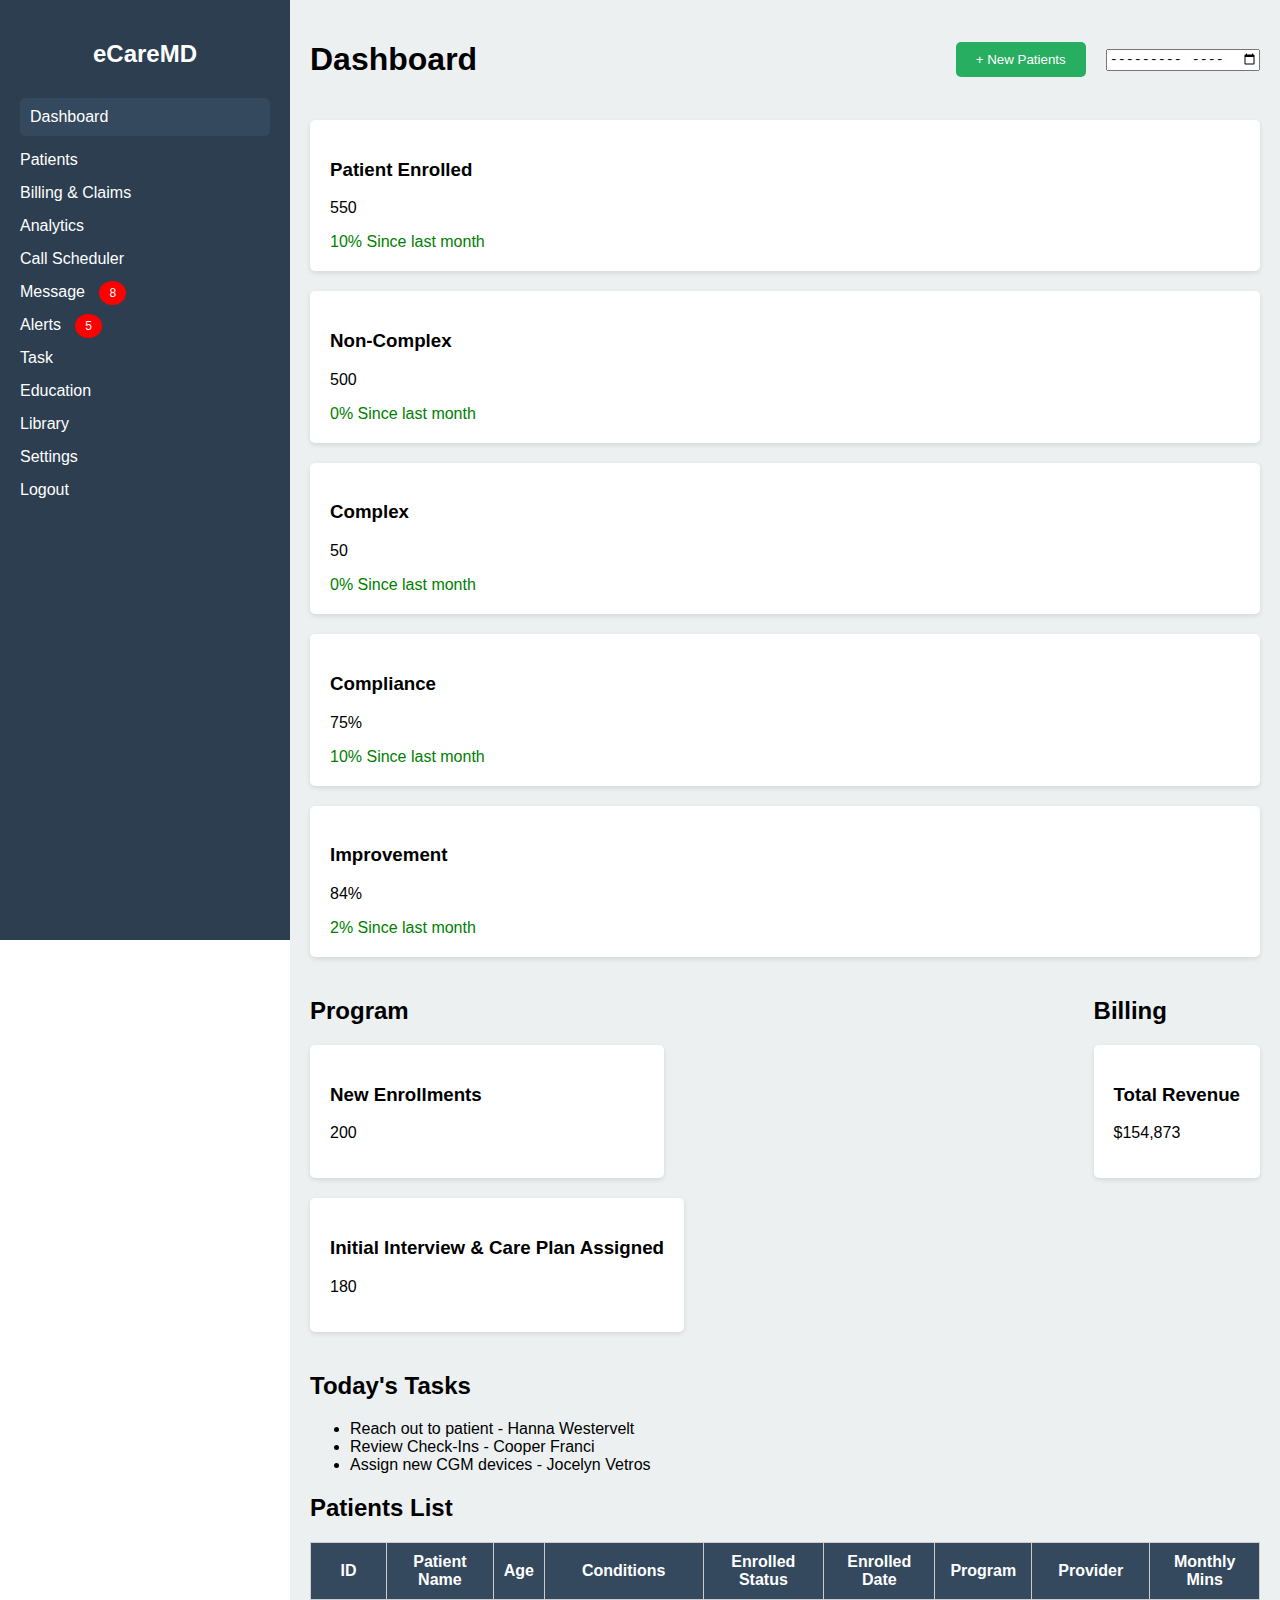
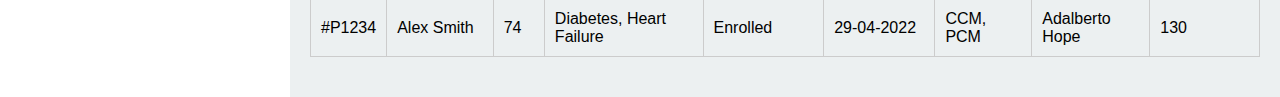
<file: sign up page/healthcare.html>
<!DOCTYPE html>
<html lang="en">
<head>
    <meta charset="UTF-8">
    <meta name="viewport" content="width=device-width, initial-scale=1.0">
    <title>Healthcare Dashboard</title>
    <link rel="stylesheet" href="healthcare.css">
</head>
<body>
    <div class="sidebar">
        <div class="logo">
            <h2>eCareMD</h2>
        </div>
        <ul class="nav">
            <li class="active">Dashboard</li>
            <li>Patients</li>
            <li>Billing & Claims</li>
            <li>Analytics</li>
            <li>Call Scheduler</li>
            <li>Message <span class="badge">8</span></li>
            <li>Alerts <span class="badge">5</span></li>
            <li>Task</li>
            <li>Education</li>
            <li>Library</li>
            <li>Settings</li>
            <li>Logout</li>
        </ul>
    </div>
    <div class="main-content">
        <header>
            <h1>Dashboard</h1>
            <div class="header-actions">
                <button class="btn">+ New Patients</button>
                <input type="month">
            </div>
        </header>
        <section class="stats">
            <div class="card">
                <h3>Patient Enrolled</h3>
                <p>550</p>
                <span class="change">10% Since last month</span>
            </div>
            <div class="card">
                <h3>Non-Complex</h3>
                <p>500</p>
                <span class="change">0% Since last month</span>
            </div>
            <div class="card">
                <h3>Complex</h3>
                <p>50</p>
                <span class="change">0% Since last month</span>
            </div>
            <div class="card">
                <h3>Compliance</h3>
                <p>75%</p>
                <span class="change">10% Since last month</span>
            </div>
            <div class="card">
                <h3>Improvement</h3>
                <p>84%</p>
                <span class="change">2% Since last month</span>
            </div>
        </section>
        <section class="details">
            <div class="program">
                <h2>Program</h2>
                <div class="card">
                    <h3>New Enrollments</h3>
                    <p>200</p>
                </div>
                <div class="card">
                    <h3>Initial Interview & Care Plan Assigned</h3>
                    <p>180</p>
                </div>
                <!-- Add more program details as necessary -->
            </div>
            <div class="billing">
                <h2>Billing</h2>
                <div class="card">
                    <h3>Total Revenue</h3>
                    <p>$154,873</p>
                </div>
                <!-- Add more billing details as necessary -->
            </div>
        </section>
        <section class="tasks">
            <h2>Today's Tasks</h2>
            <ul>
                <li>Reach out to patient - Hanna Westervelt</li>
                <li>Review Check-Ins - Cooper Franci</li>
                <li>Assign new CGM devices - Jocelyn Vetros</li>
                <!-- Add more tasks as necessary -->
            </ul>
        </section>
        <section class="patients-list">
            <h2>Patients List</h2>
            <table>
                <thead>
                    <tr>
                        <th>ID</th>
                        <th>Patient Name</th>
                        <th>Age</th>
                        <th>Conditions</th>
                        <th>Enrolled Status</th>
                        <th>Enrolled Date</th>
                        <th>Program</th>
                        <th>Provider</th>
                        <th>Monthly Mins</th>
                    </tr>
                </thead>
                <tbody>
                    <tr>
                        <td>#P1234</td>
                        <td>Alex Smith</td>
                        <td>74</td>
                        <td>Diabetes, Heart Failure</td>
                        <td>Enrolled</td>
                        <td>29-04-2022</td>
                        <td>CCM, PCM</td>
                        <td>Adalberto Hope</td>
                        <td>130</td>
                    </tr>
                    <!-- Add more patient records as necessary -->
                </tbody>
            </table>
        </section>
    </div>
    <script src="healthcare.js"></script>
</body>
</html>
</file>
<file: sign up page/healthcare.css>
/* styles.css */
body {
    display: flex;
    margin: 0;
    font-family: Arial, sans-serif;
}

.sidebar {
    width: 250px;
    background-color: #2c3e50;
    color: white;
    height: 100vh;
    padding: 20px;
}

.logo {
    text-align: center;
    margin-bottom: 30px;
}

.nav {
    list-style: none;
    padding: 0;
}

.nav li {
    margin: 15px 0;
    cursor: pointer;
}

.nav li.active {
    background-color: #34495e;
    padding: 10px;
    border-radius: 5px;
}

.badge {
    background-color: red;
    border-radius: 50%;
    padding: 5px 10px;
    font-size: 12px;
    margin-left: 10px;
}

.main-content {
    flex: 1;
    padding: 20px;
    background-color: #ecf0f1;
}

header {
    display: flex;
    justify-content: space-between;
    align-items: center;
    margin-bottom: 20px;
}

.header-actions {
    display: flex;
    align-items: center;
}

.header-actions .btn {
    background-color: #27ae60;
    color: white;
    border: none;
    padding: 10px 20px;
    border-radius: 5px;
    cursor: pointer;
    margin-right: 20px;
}

.stats, .details, .tasks, .patients-list {
    margin-bottom: 20px;
}

.card {
    background-color: white;
    padding: 20px;
    border-radius: 5px;
    box-shadow: 0 2px 5px rgba(0, 0, 0, 0.1);
    margin-bottom: 20px;
}

.change {
    color: green;
}

.details {
    display: flex;
    justify-content: space-between;
}

.details .card {
    flex: 1;
    margin-right: 20px;
}

.details .card:last-child {
    margin-right: 0;
}

table {
    width: 100%;
    border-collapse: collapse;
}

th, td {
    padding: 10px;
    border: 1px solid #ccc;
}

th {
    background-color: #34495e;
    color: white;
}

tbody tr:nth-child(even) {
    background-color: #f2f2f2;
}
</file>
